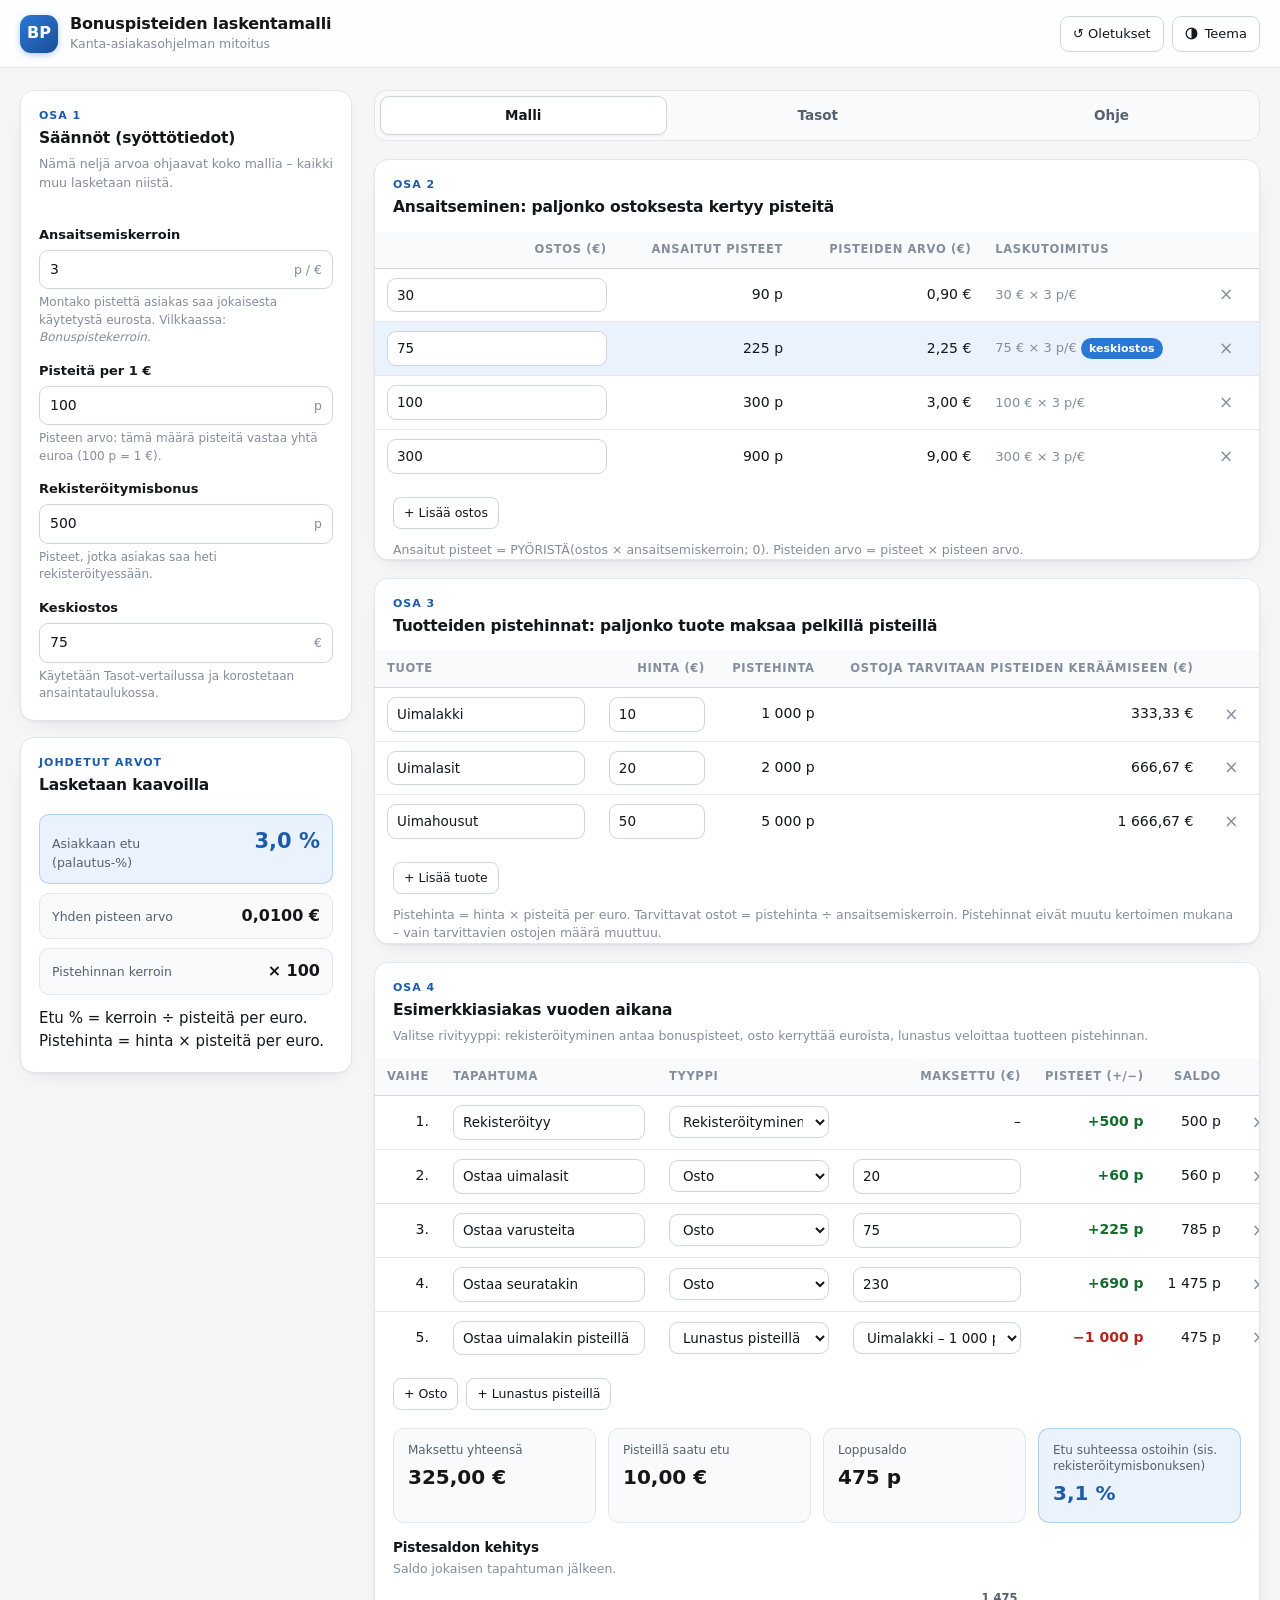
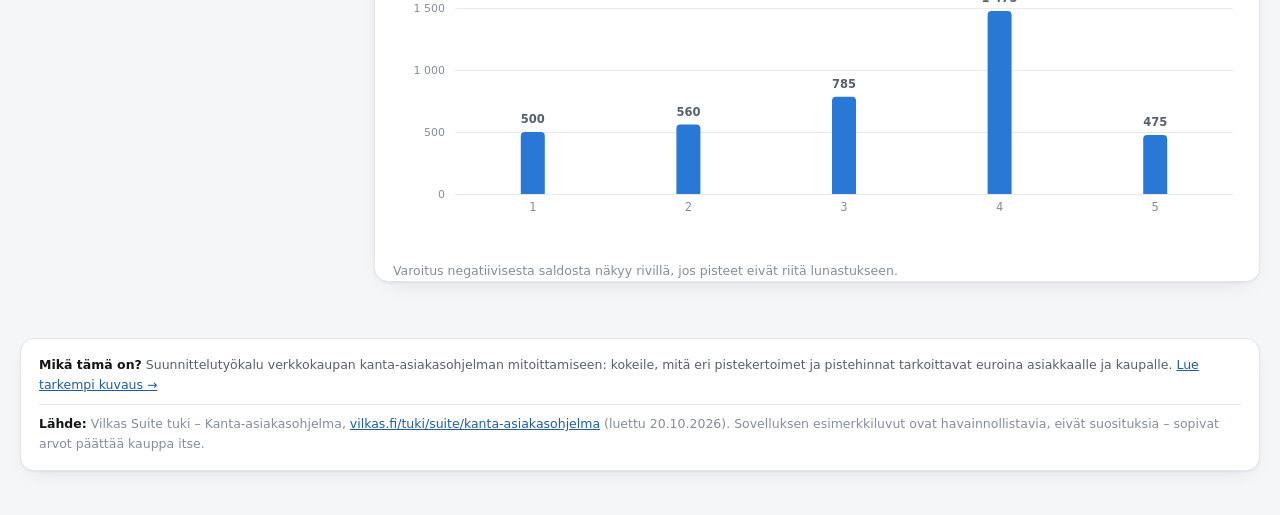
<file: index.html>
<!DOCTYPE html>
<html lang="fi" data-theme="">
<head>
<meta charset="utf-8">
<meta name="viewport" content="width=device-width, initial-scale=1">
<title>Bonuspisteiden laskentamalli</title>
<meta name="description" content="Interaktiivinen laskentamalli verkkokaupan bonuspisteohjelmalle: ansaitsemiskerroin, pisteen arvo, tuotteiden pistehinnat, tasot ja esimerkkiasiakas.">
<link rel="icon" href="data:image/svg+xml,<svg xmlns='http://www.w3.org/2000/svg' viewBox='0 0 64 64'><defs><linearGradient id='g' x1='0' y1='0' x2='1' y2='1'><stop offset='0' stop-color='%232a78d6'/><stop offset='1' stop-color='%231b4f96'/></linearGradient></defs><rect width='64' height='64' rx='16' fill='url(%23g)'/><text x='32' y='33' text-anchor='middle' dominant-baseline='central' font-family='system-ui,-apple-system,Arial,sans-serif' font-weight='700' font-size='30' fill='%23fff'>BP</text></svg>">
<style>
/* ---------- tokens ---------- */
:root{
  color-scheme: light;
  --page:#f4f6f8;      --surface:#ffffff;   --surface-2:#f8fafc;
  --border:#e2e6ec;    --border-strong:#cfd5de;
  --ink:#14161a;       --ink-2:#56606e;     --ink-3:#848d9b;
  --accent:#2a78d6;    --accent-ink:#1c5cab; --accent-wash:#eaf2fd;
  --series-1:#2a78d6;  --grid:#e6eaf0;
  --pos:#146c2e;       --neg:#b3261e;
  --shadow:0 1px 2px rgba(16,24,40,.05), 0 8px 24px -12px rgba(16,24,40,.14);
  --radius:14px;
}
@media (prefers-color-scheme: dark){
  :root:not([data-theme="light"]){
    color-scheme: dark;
    --page:#101316;    --surface:#191d22;   --surface-2:#1f242a;
    --border:#2b313a;  --border-strong:#3a424d;
    --ink:#eef1f5;     --ink-2:#a7b1c0;     --ink-3:#78828f;
    --accent:#3987e5;  --accent-ink:#86b6ef; --accent-wash:#152435;
    --series-1:#3987e5; --grid:#262c34;
    --pos:#7fd79b;     --neg:#f08d86;
    --shadow:0 1px 2px rgba(0,0,0,.4), 0 10px 28px -14px rgba(0,0,0,.7);
  }
}
:root[data-theme="dark"]{
  color-scheme: dark;
  --page:#101316;    --surface:#191d22;   --surface-2:#1f242a;
  --border:#2b313a;  --border-strong:#3a424d;
  --ink:#eef1f5;     --ink-2:#a7b1c0;     --ink-3:#78828f;
  --accent:#3987e5;  --accent-ink:#86b6ef; --accent-wash:#152435;
  --series-1:#3987e5; --grid:#262c34;
  --pos:#7fd79b;     --neg:#f08d86;
  --shadow:0 1px 2px rgba(0,0,0,.4), 0 10px 28px -14px rgba(0,0,0,.7);
}

*,*::before,*::after{box-sizing:border-box}
html{-webkit-text-size-adjust:100%}
body{
  margin:0; background:var(--page); color:var(--ink);
  font-family:system-ui,-apple-system,"Segoe UI",Roboto,"Inter","Helvetica Neue",Arial,sans-serif;
  font-size:15px; line-height:1.55; -webkit-font-smoothing:antialiased;
}
h1,h2,h3{margin:0; line-height:1.25; letter-spacing:-.01em}
p{margin:0}
a{color:var(--accent-ink)}
button{font:inherit; color:inherit}

/* ---------- shell ---------- */
.topbar{
  position:sticky; top:0; z-index:40;
  background:color-mix(in srgb, var(--surface) 88%, transparent);
  backdrop-filter:saturate(180%) blur(12px);
  border-bottom:1px solid var(--border);
}
.topbar-in{
  max-width:1360px; margin:0 auto; padding:14px 20px;
  display:flex; align-items:center; gap:16px; flex-wrap:wrap;
}
.brand{display:flex; align-items:center; gap:12px; min-width:0}
.brand-mark{
  width:38px; height:38px; flex:none; border-radius:11px;
  background:linear-gradient(140deg,var(--accent),#1b4f96);
  display:grid; place-items:center; color:#fff; font-weight:700; font-size:16px;
  box-shadow:0 2px 8px -2px rgba(42,120,214,.6);
}
.brand h1{font-size:16px; font-weight:650}
.brand .sub{font-size:12.5px; color:var(--ink-3)}
.topbar-actions{margin-left:auto; display:flex; gap:8px; flex-wrap:wrap}
.btn{
  display:inline-flex; align-items:center; gap:7px;
  background:var(--surface); border:1px solid var(--border-strong);
  border-radius:9px; padding:7px 12px; font-size:13px; font-weight:500;
  cursor:pointer; transition:background .15s, border-color .15s, transform .08s;
}
.btn:hover{background:var(--surface-2); border-color:var(--accent)}
.btn:active{transform:translateY(1px)}
.btn-primary{background:var(--accent); border-color:var(--accent); color:#fff}
.btn-primary:hover{background:var(--accent-ink); border-color:var(--accent-ink)}
.btn-sm{padding:5px 10px; font-size:12.5px; border-radius:8px}
.btn:focus-visible,input:focus-visible,select:focus-visible,.tab:focus-visible{
  outline:2px solid var(--accent); outline-offset:2px;
}

.layout{
  max-width:1360px; margin:0 auto; padding:22px 20px 56px;
  display:grid; grid-template-columns:332px minmax(0,1fr); gap:22px; align-items:start;
}
@media (max-width:1040px){ .layout{grid-template-columns:minmax(0,1fr)} }

.card{
  background:var(--surface); border:1px solid var(--border);
  border-radius:var(--radius); box-shadow:var(--shadow);
}
.sidebar{position:sticky; top:90px; display:flex; flex-direction:column; gap:16px}
@media (max-width:1040px){ .sidebar{position:static} }
.card-head{padding:16px 18px 14px}
.card-head + .card-body{padding-top:4px}
.card-body{padding:16px 18px 18px}
.eyebrow{
  font-size:11px; font-weight:650; letter-spacing:.09em; text-transform:uppercase;
  color:var(--accent-ink);
}
.card-head h2{font-size:15.5px; font-weight:650; margin-top:5px}
.card-head .hint{font-size:12.5px; color:var(--ink-3); margin-top:5px}

/* ---------- inputs ---------- */
.field{margin-top:14px}
.field > label{display:block; font-size:13px; font-weight:550; margin-bottom:5px}
.field .desc{font-size:12px; color:var(--ink-3); margin-top:5px; line-height:1.45}
.input-wrap{position:relative; display:flex; align-items:center}
input[type=number],input[type=text],select{
  width:100%; background:var(--surface); color:var(--ink);
  border:1px solid var(--border-strong); border-radius:9px;
  padding:8px 10px; font:inherit; font-size:14px; font-weight:500; min-width:0;
  transition:border-color .15s;
}
input[type=number]{font-variant-numeric:tabular-nums}
input[type=number]:hover,input[type=text]:hover,select:hover{border-color:var(--accent)}
.input-wrap .unit{
  position:absolute; right:11px; font-size:12.5px; color:var(--ink-3);
  pointer-events:none; font-weight:500;
}
.input-wrap.has-unit input{padding-right:46px}
input[type=number]::-webkit-outer-spin-button,
input[type=number]::-webkit-inner-spin-button{-webkit-appearance:none; margin:0}
input[type=number]{-moz-appearance:textfield}

/* ---------- derived strip ---------- */
.derived{display:grid; gap:9px}
.derived-item{
  display:flex; align-items:baseline; justify-content:space-between; gap:10px;
  padding:10px 12px; background:var(--surface-2);
  border:1px solid var(--border); border-radius:10px;
}
.derived-item .k{font-size:12.5px; color:var(--ink-2)}
.derived-item .v{font-size:16px; font-weight:650; font-variant-numeric:tabular-nums}
.derived-item.hero{background:var(--accent-wash); border-color:color-mix(in srgb,var(--accent) 28%, transparent)}
.derived-item.hero .v{color:var(--accent-ink); font-size:21px}

/* ---------- tabs ---------- */
.tabs{display:flex; gap:6px; padding:5px; background:var(--surface-2);
  border:1px solid var(--border); border-radius:12px; margin-bottom:18px; flex-wrap:wrap}
.tab{
  flex:1 1 auto; min-width:104px; text-align:center; background:transparent;
  border:1px solid transparent; border-radius:9px; padding:8px 14px;
  font-size:13.5px; font-weight:550; color:var(--ink-2); cursor:pointer;
}
.tab:hover{color:var(--ink)}
.tab[aria-selected="true"]{background:var(--surface); color:var(--ink);
  border-color:var(--border-strong); box-shadow:0 1px 2px rgba(16,24,40,.06)}
.panel[hidden]{display:none}
.stack{display:flex; flex-direction:column; gap:18px}

/* ---------- tables ---------- */
.table-scroll{overflow-x:auto; -webkit-overflow-scrolling:touch}
table{width:100%; border-collapse:collapse; font-size:14px; min-width:520px}
th,td{padding:9px 12px; text-align:left; border-bottom:1px solid var(--border); vertical-align:middle}
thead th{
  font-size:11.5px; font-weight:650; letter-spacing:.055em; text-transform:uppercase;
  color:var(--ink-3); border-bottom:1px solid var(--border-strong); white-space:nowrap;
  background:var(--surface-2);
}
tbody tr:last-child td{border-bottom:0}
tbody tr:hover{background:var(--surface-2)}
td.num,th.num{text-align:right; font-variant-numeric:tabular-nums}
td.calc{color:var(--ink-3); font-size:13px; white-space:nowrap}
@keyframes rowIn{ from{background:var(--accent-wash)} to{background:transparent} }
tr.row-new{animation:rowIn 1.4s ease-out}
@media (prefers-reduced-motion: reduce){ tr.row-new{animation:none} }
tr.is-avg{background:var(--accent-wash)}
tr.is-avg:hover{background:var(--accent-wash)}
.badge{
  display:inline-block; padding:2px 8px; border-radius:999px; font-size:11px;
  font-weight:600; background:var(--accent); color:#fff; white-space:nowrap;
}
.badge.ghost{background:var(--surface-2); color:var(--ink-2); font-weight:550;
  border:1px solid var(--border-strong)}
.derived-cell{font-weight:600}
.pos{color:var(--pos); font-weight:600}
.neg{color:var(--neg); font-weight:600}
.cell-sm{width:120px}
.cell-xs{width:96px}
.cell-wide{min-width:184px}
.cell-type{min-width:172px}
.cell-event{min-width:216px}
.cell-mult{width:136px; white-space:nowrap}
td input[type=number],td input[type=text],td select{padding:6px 9px; font-size:13.5px}
.row-del{
  width:28px; height:28px; display:grid; place-items:center; padding:0;
  border-radius:8px; border:1px solid transparent; background:transparent;
  color:var(--ink-3); cursor:pointer; font-size:17px; line-height:1;
}
.row-del:hover{background:color-mix(in srgb,var(--neg) 14%, transparent); color:var(--neg); border-color:color-mix(in srgb,var(--neg) 34%, transparent)}
.row-del[disabled]{opacity:.28; cursor:not-allowed}
tfoot td{border-top:1px solid var(--border-strong); font-weight:600; background:var(--surface-2)}
.table-actions{display:flex; gap:8px; flex-wrap:wrap; padding:14px 18px 0}
.note{
  font-size:12.5px; color:var(--ink-3); padding:12px 18px 0; line-height:1.5;
}

/* ---------- totals ---------- */
.totals{display:grid; grid-template-columns:repeat(auto-fit,minmax(176px,1fr)); gap:12px; padding:18px 18px 0}
.total{padding:13px 14px; border:1px solid var(--border); border-radius:11px; background:var(--surface-2)}
.total .k{font-size:12px; color:var(--ink-2); display:block; line-height:1.35}
.total .v{font-size:20px; font-weight:650; font-variant-numeric:tabular-nums; display:block; margin-top:4px}
.total.accent{background:var(--accent-wash); border-color:color-mix(in srgb,var(--accent) 28%, transparent)}
.total.accent .v{color:var(--accent-ink)}

/* ---------- chart ---------- */
.chart-wrap{position:relative; padding:4px 18px 18px}
.chart-wrap svg{display:block; width:100%; height:auto; overflow:visible}
.chart-title{font-size:13.5px; font-weight:600; padding:16px 18px 0}
.chart-sub{font-size:12.5px; color:var(--ink-3); padding:3px 18px 0}
.tip{
  position:absolute; pointer-events:none; opacity:0; transform:translate(-50%,-110%);
  background:var(--ink); color:var(--page); padding:7px 10px; border-radius:8px;
  font-size:12.5px; line-height:1.4; white-space:nowrap; z-index:5;
  transition:opacity .12s; box-shadow:0 6px 18px -6px rgba(0,0,0,.5);
}
.tip strong{font-weight:650}
.tip[data-show="1"]{opacity:1}

/* ---------- ohje ---------- */
.rules{display:grid; gap:12px; padding:2px 18px 0}
.rule{display:flex; gap:13px; padding:14px; border:1px solid var(--border); border-radius:11px; background:var(--surface-2)}
.rule .n{
  flex:none; width:27px; height:27px; border-radius:8px; background:var(--accent); color:#fff;
  display:grid; place-items:center; font-weight:650; font-size:13px;
}
.rule h3{font-size:14px; font-weight:650}
.rule p{font-size:13.5px; color:var(--ink-2); margin-top:3px}
.deflist{display:grid; gap:0; padding:8px 18px 0}
.deflist > div{display:grid; grid-template-columns:200px minmax(0,1fr); gap:16px; padding:11px 0; border-bottom:1px solid var(--border)}
.deflist > div:last-child{border-bottom:0}
.deflist dt{font-weight:600; font-size:13.5px}
.deflist dd{margin:0; font-size:13.5px; color:var(--ink-2)}
@media (max-width:620px){ .deflist > div{grid-template-columns:minmax(0,1fr); gap:3px} }
code,.mono{
  font-family:ui-monospace,SFMono-Regular,Menlo,Consolas,"Liberation Mono",monospace;
  font-size:12.5px; background:var(--surface-2); border:1px solid var(--border);
  padding:1.5px 6px; border-radius:6px;
}

footer{
  max-width:1360px; margin:0 auto; padding:0 20px 44px;
  font-size:12.5px; color:var(--ink-3); line-height:1.6;
}
footer .card-body{padding:16px 18px}
footer .foot-lead{color:var(--ink-2); margin-bottom:9px; padding-bottom:9px; border-bottom:1px solid var(--border)}
footer strong{color:var(--ink)}
.sr-only{position:absolute; width:1px; height:1px; padding:0; margin:-1px; overflow:hidden; clip:rect(0,0,0,0); white-space:nowrap; border:0}
@media print{ .topbar-actions,.table-actions,.row-del{display:none} .sidebar{position:static} }
</style>
</head>
<body>

<div class="topbar">
  <div class="topbar-in">
    <div class="brand">
      <div class="brand-mark">BP</div>
      <div>
        <h1>Bonuspisteiden laskentamalli</h1>
        <div class="sub">Kanta-asiakasohjelman mitoitus</div>
      </div>
    </div>
    <div class="topbar-actions">
      <button class="btn" id="btn-reset" type="button" title="Palauta kaikki arvot mallin oletuksiin">&#8634; Oletukset</button>
      <button class="btn" id="btn-theme" type="button" aria-label="Vaihda vaalean ja tumman teeman välillä"><svg width="13" height="13" viewBox="0 0 16 16" aria-hidden="true"><circle cx="8" cy="8" r="6.6" fill="none" stroke="currentColor" stroke-width="1.5"/><path d="M8 1.4A6.6 6.6 0 0 1 8 14.6Z" fill="currentColor"/></svg> Teema</button>
    </div>
  </div>
</div>

<main class="layout">

  <!-- ============ SIVUPALKKI: syöttötiedot + johdetut arvot ============ -->
  <aside class="sidebar">
    <section class="card">
      <div class="card-head">
        <div class="eyebrow">Osa 1</div>
        <h2>Säännöt (syöttötiedot)</h2>
        <p class="hint">Nämä neljä arvoa ohjaavat koko mallia &ndash; kaikki muu lasketaan niistä.</p>
      </div>
      <div class="card-body">
        <div class="field">
          <label for="in-multiplier">Ansaitsemiskerroin</label>
          <div class="input-wrap has-unit">
            <input type="number" id="in-multiplier" min="0" step="0.1" value="3">
            <span class="unit">p / &euro;</span>
          </div>
          <p class="desc">Montako pistettä asiakas saa jokaisesta käytetystä eurosta. Vilkkaassa: <em>Bonuspistekerroin</em>.</p>
        </div>
        <div class="field">
          <label for="in-ppe">Pisteitä per 1 &euro;</label>
          <div class="input-wrap has-unit">
            <input type="number" id="in-ppe" min="1" step="1" value="100">
            <span class="unit">p</span>
          </div>
          <p class="desc">Pisteen arvo: tämä määrä pisteitä vastaa yhtä euroa (100&nbsp;p&nbsp;=&nbsp;1&nbsp;&euro;).</p>
        </div>
        <div class="field">
          <label for="in-signup">Rekisteröitymisbonus</label>
          <div class="input-wrap has-unit">
            <input type="number" id="in-signup" min="0" step="10" value="500">
            <span class="unit">p</span>
          </div>
          <p class="desc">Pisteet, jotka asiakas saa heti rekisteröityessään.</p>
        </div>
        <div class="field">
          <label for="in-avg">Keskiostos</label>
          <div class="input-wrap has-unit">
            <input type="number" id="in-avg" min="0" step="5" value="75">
            <span class="unit">&euro;</span>
          </div>
          <p class="desc">Käytetään Tasot-vertailussa ja korostetaan ansaintataulukossa.</p>
        </div>
      </div>
    </section>

    <section class="card">
      <div class="card-head">
        <div class="eyebrow">Johdetut arvot</div>
        <h2>Lasketaan kaavoilla</h2>
      </div>
      <div class="card-body">
        <div class="derived">
          <div class="derived-item hero">
            <span class="k">Asiakkaan etu<br>(palautus-%)</span>
            <span class="v" id="d-benefit">3,0&nbsp;%</span>
          </div>
          <div class="derived-item">
            <span class="k">Yhden pisteen arvo</span>
            <span class="v" id="d-pointvalue">0,0100&nbsp;&euro;</span>
          </div>
          <div class="derived-item">
            <span class="k">Pistehinnan kerroin</span>
            <span class="v" id="d-factor">&times;&nbsp;100</span>
          </div>
        </div>
        <p class="desc" style="margin-top:12px">Etu&nbsp;% = kerroin &divide; pisteitä per euro. Pistehinta = hinta &times; pisteitä per euro.</p>
      </div>
    </section>
  </aside>

  <!-- ============ SISÄLTÖ ============ -->
  <div>
    <div class="tabs" role="tablist" aria-label="Välilehdet">
      <button class="tab" role="tab" id="tab-malli" aria-controls="panel-malli" aria-selected="true">Malli</button>
      <button class="tab" role="tab" id="tab-tasot" aria-controls="panel-tasot" aria-selected="false">Tasot</button>
      <button class="tab" role="tab" id="tab-ohje" aria-controls="panel-ohje" aria-selected="false">Ohje</button>
    </div>

    <!-- ---------- MALLI ---------- -->
    <div class="panel stack" id="panel-malli" role="tabpanel" aria-labelledby="tab-malli">

      <section class="card">
        <div class="card-head">
          <div class="eyebrow">Osa 2</div>
          <h2>Ansaitseminen: paljonko ostoksesta kertyy pisteitä</h2>
        </div>
        <div class="table-scroll">
          <table>
            <thead>
              <tr>
                <th class="num">Ostos (&euro;)</th>
                <th class="num">Ansaitut pisteet</th>
                <th class="num">Pisteiden arvo (&euro;)</th>
                <th>Laskutoimitus</th>
                <th><span class="sr-only">Poista</span></th>
              </tr>
            </thead>
            <tbody id="tb-earn"></tbody>
          </table>
        </div>
        <div class="table-actions"><button class="btn btn-sm" type="button" data-add="earn">+ Lisää ostos</button></div>
        <p class="note">Ansaitut pisteet = PYÖRISTÄ(ostos &times; ansaitsemiskerroin; 0). Pisteiden arvo = pisteet &times; pisteen arvo.</p>
      </section>

      <section class="card">
        <div class="card-head">
          <div class="eyebrow">Osa 3</div>
          <h2>Tuotteiden pistehinnat: paljonko tuote maksaa pelkillä pisteillä</h2>
        </div>
        <div class="table-scroll">
          <table>
            <thead>
              <tr>
                <th>Tuote</th>
                <th class="num">Hinta (&euro;)</th>
                <th class="num">Pistehinta</th>
                <th class="num">Ostoja tarvitaan pisteiden keräämiseen (&euro;)</th>
                <th><span class="sr-only">Poista</span></th>
              </tr>
            </thead>
            <tbody id="tb-prod"></tbody>
          </table>
        </div>
        <div class="table-actions"><button class="btn btn-sm" type="button" data-add="prod">+ Lisää tuote</button></div>
        <p class="note">Pistehinta = hinta &times; pisteitä per euro. Tarvittavat ostot = pistehinta &divide; ansaitsemiskerroin. Pistehinnat eivät muutu kertoimen mukana &ndash; vain tarvittavien ostojen määrä muuttuu.</p>
      </section>

      <section class="card">
        <div class="card-head">
          <div class="eyebrow">Osa 4</div>
          <h2>Esimerkkiasiakas vuoden aikana</h2>
          <p class="hint">Valitse rivityyppi: rekisteröityminen antaa bonuspisteet, osto kerryttää euroista, lunastus veloittaa tuotteen pistehinnan.</p>
        </div>
        <div class="table-scroll">
          <table>
            <thead>
              <tr>
                <th class="cell-xs">Vaihe</th>
                <th>Tapahtuma</th>
                <th>Tyyppi</th>
                <th class="num">Maksettu (&euro;)</th>
                <th class="num">Pisteet (+/&minus;)</th>
                <th class="num">Saldo</th>
                <th><span class="sr-only">Poista</span></th>
              </tr>
            </thead>
            <tbody id="tb-time"></tbody>
          </table>
        </div>
        <div class="table-actions">
          <button class="btn btn-sm" type="button" data-add="buy">+ Osto</button>
          <button class="btn btn-sm" type="button" data-add="redeem">+ Lunastus pisteillä</button>
        </div>
        <div class="totals">
          <div class="total"><span class="k">Maksettu yhteensä</span><span class="v" id="t-paid">325,00&nbsp;&euro;</span></div>
          <div class="total"><span class="k">Pisteillä saatu etu</span><span class="v" id="t-gain">10,00&nbsp;&euro;</span></div>
          <div class="total"><span class="k">Loppusaldo</span><span class="v" id="t-balance">475&nbsp;p</span></div>
          <div class="total accent"><span class="k">Etu suhteessa ostoihin (sis. rekisteröitymisbonuksen)</span><span class="v" id="t-benefit">3,1&nbsp;%</span></div>
        </div>
        <h3 class="chart-title">Pistesaldon kehitys</h3>
        <p class="chart-sub">Saldo jokaisen tapahtuman jälkeen.</p>
        <div class="chart-wrap">
          <svg id="chart-balance" role="img" aria-label="Pylväskaavio pistesaldon kehityksestä tapahtumittain"></svg>
          <div class="tip" id="tip-balance"></div>
        </div>
        <p class="note">Varoitus negatiivisesta saldosta näkyy rivillä, jos pisteet eivät riitä lunastukseen.</p>
      </section>
    </div>

    <!-- ---------- TASOT ---------- -->
    <div class="panel stack" id="panel-tasot" role="tabpanel" aria-labelledby="tab-tasot" hidden>
      <section class="card">
        <div class="card-head">
          <div class="eyebrow">Seuraavat tasot</div>
          <h2>Vain ansaitsemiskerroin muuttuu</h2>
          <p class="hint">Pisteen arvo ja tuotteiden pistehinnat pysyvät samoina kaikilla tasoilla, joten tuotteita ei tarvitse hinnoitella uudelleen.</p>
        </div>
        <div class="card-body">
          <div style="display:grid; grid-template-columns:repeat(auto-fit,minmax(200px,1fr)); gap:14px">
            <div class="field" style="margin-top:0">
              <label for="in-exprice">Esimerkkituotteen hinta</label>
              <div class="input-wrap has-unit">
                <input type="number" id="in-exprice" min="0" step="1" value="50">
                <span class="unit">&euro;</span>
              </div>
            </div>
            <div class="derived-item" style="align-self:end">
              <span class="k">Esimerkkituotteen pistehinta</span>
              <span class="v" id="d-exPoints">5&nbsp;000&nbsp;p</span>
            </div>
          </div>
        </div>
        <div class="table-scroll">
          <table>
            <thead>
              <tr>
                <th>Taso</th>
                <th class="num">Kerroin (p/&euro;)</th>
                <th class="num">Etu (%)</th>
                <th class="num">Keskiostos <span id="th-avg">75&nbsp;&euro;</span> kerryttää</th>
                <th class="num">Esimerkkituote saavutetaan ostoilla (&euro;)</th>
                <th><span class="sr-only">Poista</span></th>
              </tr>
            </thead>
            <tbody id="tb-tier"></tbody>
          </table>
        </div>
        <div class="table-actions"><button class="btn btn-sm" type="button" data-add="tier">+ Lisää taso</button></div>
        <p class="note">Taso&nbsp;1 seuraa Malli-välilehden ansaitsemiskerrointa, joten sitä ei muuteta täällä. Muiden tasojen kertoimia voi muuttaa vapaasti.<br>Yleiskaava: etu-% = kerroin &divide; pisteitä per euro. Tarvittavat ostot = pistehinta &divide; kerroin.</p>
        <h3 class="chart-title">Asiakkaan etu tasoittain</h3>
        <p class="chart-sub">Palautusprosentti ostojen arvosta.</p>
        <div class="chart-wrap">
          <svg id="chart-tiers" role="img" aria-label="Pylväskaavio asiakkaan edusta tasoittain"></svg>
          <div class="tip" id="tip-tiers"></div>
        </div>
      </section>
    </div>

    <!-- ---------- OHJE ---------- -->
    <div class="panel stack" id="panel-ohje" role="tabpanel" aria-labelledby="tab-ohje" hidden>
      <section class="card">
        <div class="card-head">
          <div class="eyebrow">Ohje</div>
          <h2>Kolme sääntöä</h2>
        </div>
        <div class="rules">
          <div class="rule"><div class="n">1</div><div>
            <h3>Ansaitseminen</h3>
            <p>Asiakas saa jokaisesta käytetystä eurosta kertoimen verran pisteitä (esimerkissä 1&nbsp;&euro;&nbsp;=&nbsp;<span id="r-mult">3</span>&nbsp;p).</p>
          </div></div>
          <div class="rule"><div class="n">2</div><div>
            <h3>Pisteen arvo</h3>
            <p><span id="r-ppe">100</span> pistettä vastaa yhtä euroa. Pisteen arvo = 1&nbsp;&euro; &divide; <span id="r-ppe2">100</span> = <span id="r-pv">0,0100</span>&nbsp;&euro;.</p>
          </div></div>
          <div class="rule"><div class="n">3</div><div>
            <h3>Pistehinta</h3>
            <p>Tuotteen pistehinta = euromääräinen hinta &times; <span id="r-factor">100</span>. Näin asiakas saa takaisin <span id="r-benefit">3</span>&nbsp;% ostojensa arvosta.</p>
          </div></div>
        </div>
        <div class="card-head" style="padding-top:22px"><h2>Miten Vilkas laskee</h2></div>
        <dl class="deflist">
          <div><dt>Ansaitut pisteet</dt><dd>Lasketaan aina euroista: ostos &times; bonuspistekerroin (&times; tason kerroin tai kampanjakerroin).</dd></div>
          <div><dt>Pistehinta</dt><dd>Syötetään tuotekohtaisesti välilehdelle Bonuspistehinta (&rdquo;Voi ostaa pisteillä&rdquo;). Järjestelmä ei johda sitä euroista automaattisesti.</dd></div>
          <div><dt>CSV-kaava</dt><dd><code>bonushinta = PYÖRISTÄ(OVH &times; 100; 0)</code></dd></div>
        </dl>
        <div class="card-head" style="padding-top:22px"><h2>Välilehdet</h2></div>
        <dl class="deflist">
          <div><dt>Malli</dt><dd>Yhden tason esimerkki: säännöt, ansaitseminen, pistehinnat ja esimerkkiasiakas.</dd></div>
          <div><dt>Tasot</dt><dd>Seuraavat tasot: vain kerroin muuttuu, pistehinnat pysyvät samoina.</dd></div>
        </dl>
        <p class="note" style="padding-bottom:18px">Syöttämäsi arvot tallentuvat vain tämän selaimen muistiin. Mitään ei lähetetä palvelimelle eikä jaeta eteenpäin.</p>
      </section>
    </div>
  </div>
</main>

<footer>
  <div class="card"><div class="card-body">
    <p class="foot-lead">
      <strong>Mikä tämä on?</strong> Suunnittelutyökalu verkkokaupan kanta-asiakasohjelman
      mitoittamiseen: kokeile, mitä eri pistekertoimet ja pistehinnat tarkoittavat euroina
      asiakkaalle ja kaupalle. <a href="./help.html">Lue tarkempi kuvaus &rarr;</a>
    </p>
    <p>
      <strong>Lähde:</strong> Vilkas Suite tuki &ndash; Kanta-asiakasohjelma,
      <a href="https://www.vilkas.fi/tuki/suite/kanta-asiakasohjelma" target="_blank" rel="noopener">vilkas.fi/tuki/suite/kanta-asiakasohjelma</a>
      (luettu 20.10.2026). Sovelluksen esimerkkiluvut ovat havainnollistavia, eivät suosituksia &ndash; sopivat arvot päättää kauppa itse.
    </p>
  </div></div>
</footer>
<script>
(function(){
"use strict";

/* ===================== apurit ===================== */
var $ = function(id){ return document.getElementById(id); };
function el(tag, attrs){
  var n = document.createElement(tag), k;
  if (attrs) for (k in attrs){
    if (k === 'class') n.className = attrs[k];
    else if (k === 'text') n.textContent = attrs[k];
    else if (k === 'html') n.innerHTML = attrs[k];
    else n.setAttribute(k, attrs[k]);
  }
  for (var i = 2; i < arguments.length; i++){
    var c = arguments[i];
    if (c == null) continue;
    n.appendChild(typeof c === 'string' ? document.createTextNode(c) : c);
  }
  return n;
}
function nf(min, max){ return new Intl.NumberFormat('fi-FI', {minimumFractionDigits:min, maximumFractionDigits:max}); }
var F0 = nf(0,0), F2 = nf(2,2), F1 = nf(1,1), F4 = nf(4,4);
function fmtEur(v){ return F2.format(v) + ' €'; }
function fmtPts(v){ return F0.format(v) + ' p'; }
function fmtPtsSigned(v){ return (v > 0 ? '+' : '') + F0.format(v) + ' p'; }
function fmtPct(v){ return F1.format(v * 100) + ' %'; }
function num(v){ var n = parseFloat(v); return isFinite(n) ? n : 0; }
/* Excelin PYÖRISTÄ: puolikkaat nollasta poispäin */
function xround(v, d){
  var f = Math.pow(10, d || 0);
  return (v < 0 ? -1 : 1) * Math.round(Math.abs(v) * f) / f;
}

/* ===================== tila ===================== */
var STORE = 'bonuspisteet-malli-v1';
var uid = 0;
function nextId(){ return 'p' + (++uid); }

function defaults(){
  var a = nextId(), b = nextId(), c = nextId();
  return {
    multiplier: 3, ppe: 100, signup: 500, avgOrder: 75, examplePrice: 50,
    earn: [30, 75, 100, 300],
    products: [
      {id:a, name:'Uimalakki', price:10},
      {id:b, name:'Uimalasit', price:20},
      {id:c, name:'Uimahousut', price:50}
    ],
    timeline: [
      {type:'signup', label:'Rekisteröityy'},
      {type:'buy',    label:'Ostaa uimalasit',  amount:20},
      {type:'buy',    label:'Ostaa varusteita', amount:75},
      {type:'buy',    label:'Ostaa seuratakin', amount:230},
      {type:'redeem', label:'Ostaa uimalakin pisteillä', productId:a}
    ],
    tiers: [
      {name:'Taso 1', linked:true, multiplier:3},
      {name:'Taso 2', linked:false, multiplier:4},
      {name:'Taso 3', linked:false, multiplier:5}
    ]
  };
}
var state = defaults();

function save(){
  try { localStorage.setItem(STORE, JSON.stringify(state)); } catch(e){}
}
function load(){
  try {
    var raw = localStorage.getItem(STORE);
    if (!raw) return;
    var s = JSON.parse(raw);
    if (!s || !s.products || !s.timeline || !s.tiers || !s.earn) return;
    state = s;
    state.products.forEach(function(p){
      var n = parseInt(String(p.id).replace(/\D/g,''), 10);
      if (isFinite(n) && n > uid) uid = n;
    });
  } catch(e){}
}

/* ===================== laskenta ===================== */
function pointValue(){ return state.ppe > 0 ? 1 / state.ppe : 0; }
function benefit(){ return state.multiplier * pointValue(); }
function pointPrice(price){ return xround(price * state.ppe, 0); }
function earnedPoints(eur, mult){ return xround(eur * (mult === undefined ? state.multiplier : mult), 0); }
function productById(id){
  for (var i = 0; i < state.products.length; i++) if (state.products[i].id === id) return state.products[i];
  return null;
}

/* Rakentaa esimerkkiasiakkaan rivit laskettuine arvoineen. */
function timelineRows(){
  var bal = 0, out = [];
  state.timeline.forEach(function(r, i){
    var paid = 0, pts = 0, prod = null;
    if (r.type === 'signup'){ pts = state.signup; }
    else if (r.type === 'buy'){ paid = num(r.amount); pts = earnedPoints(paid); }
    else { prod = productById(r.productId); pts = prod ? -pointPrice(prod.price) : 0; }
    bal += pts;
    out.push({ i:i, row:r, paid:paid, pts:pts, balance:bal, product:prod, short:(bal < 0) });
  });
  return out;
}
function totals(rows){
  var paid = 0, gain = 0, bal = rows.length ? rows[rows.length-1].balance : 0;
  rows.forEach(function(r){
    paid += r.paid;
    if (r.row.type === 'redeem' && r.product) gain += r.product.price;
  });
  return { paid:paid, gain:gain, balance:bal, benefit: paid === 0 ? 0 : gain / paid };
}

/* ===================== taulukko: ansaitseminen ===================== */
function delBtn(onClick, disabled){
  var b = el('button', {class:'row-del', type:'button', title:'Poista rivi', 'aria-label':'Poista rivi', html:'&times;'});
  if (disabled) b.disabled = true; else b.addEventListener('click', onClick);
  return b;
}
function numInput(value, step, onInput, cls){
  var i = el('input', {type:'number', class:cls || '', step:step || 'any', min:'0'});
  i.value = value;
  i.addEventListener('input', function(){ onInput(num(i.value)); });
  return i;
}

var refs = { earn:[], prod:[], time:[], tier:[] };

function renderEarn(){
  var tb = $('tb-earn'); tb.innerHTML = ''; refs.earn = [];
  state.earn.forEach(function(v, i){
    var cPts = el('td', {class:'num'}), cWorth = el('td', {class:'num'}), cCalc = el('td', {class:'calc'});
    var tdIn = el('td', {class:'num'});
    tdIn.appendChild(numInput(v, '5', function(nv){ state.earn[i] = nv; onChange(); }));
    var tr = el('tr', null, tdIn, cPts, cWorth, cCalc,
      el('td', null, delBtn(function(){ state.earn.splice(i,1); renderEarn(); onChange(); }, state.earn.length <= 1)));
    tb.appendChild(tr);
    refs.earn.push({tr:tr, pts:cPts, worth:cWorth, calc:cCalc});
  });
}
function refreshEarn(){
  var pv = pointValue();
  state.earn.forEach(function(v, i){
    var r = refs.earn[i]; if (!r) return;
    var p = earnedPoints(v);
    r.pts.textContent = fmtPts(p);
    r.worth.textContent = fmtEur(p * pv);
    r.calc.textContent = F0.format(v) + ' € × ' + F0.format(state.multiplier) + ' p/€';
    var isAvg = Math.abs(v - state.avgOrder) < 1e-9;
    r.tr.className = isAvg ? 'is-avg' : '';
    if (isAvg){
      r.calc.appendChild(document.createTextNode(' '));
      r.calc.appendChild(el('span', {class:'badge', text:'keskiostos'}));
    }
  });
}

/* ===================== taulukko: tuotteet ===================== */
function renderProd(){
  var tb = $('tb-prod'); tb.innerHTML = ''; refs.prod = [];
  state.products.forEach(function(p, i){
    var name = el('input', {type:'text'});
    name.value = p.name;
    name.addEventListener('input', function(){ p.name = name.value; onChange(); });
    var price = numInput(p.price, '1', function(nv){ p.price = nv; onChange(); });
    var cPP = el('td', {class:'num'}), cNeed = el('td', {class:'num'});
    var tr = el('tr', null,
      el('td', null, name),
      el('td', {class:'num cell-sm'}, price),
      cPP, cNeed,
      el('td', null, delBtn(function(){
        state.products.splice(i,1);
        var fallback = state.products.length ? state.products[0].id : null;
        state.timeline.forEach(function(r){ if (r.type === 'redeem' && r.productId === p.id) r.productId = fallback; });
        renderProd(); renderTimeline(); onChange();
      }, state.products.length <= 1)));
    tb.appendChild(tr);
    refs.prod.push({pp:cPP, need:cNeed});
  });
}
function refreshProd(){
  state.products.forEach(function(p, i){
    var r = refs.prod[i]; if (!r) return;
    var pp = pointPrice(p.price);
    r.pp.textContent = fmtPts(pp);
    r.need.textContent = state.multiplier > 0 ? fmtEur(pp / state.multiplier) : '–';
  });
}

/* ===================== taulukko: esimerkkiasiakas ===================== */
var TYPES = { signup:'Rekisteröityminen', buy:'Osto', redeem:'Lunastus pisteillä' };

function renderTimeline(){
  var tb = $('tb-time'); tb.innerHTML = ''; refs.time = [];
  state.timeline.forEach(function(r, i){
    var step = el('td', {class:'num', text:String(i+1)+'.'});

    var label = el('input', {type:'text'});
    label.value = r.label || '';
    label.addEventListener('input', function(){ r.label = label.value; save(); });

    var sel = el('select');
    Object.keys(TYPES).forEach(function(k){
      var o = el('option', {value:k, text:TYPES[k]});
      if (k === r.type) o.selected = true;
      sel.appendChild(o);
    });
    sel.style.minWidth = '160px';
    sel.addEventListener('change', function(){
      r.type = sel.value;
      if (r.type === 'buy' && r.amount == null) r.amount = 0;
      if (r.type === 'redeem' && !productById(r.productId)) r.productId = state.products.length ? state.products[0].id : null;
      renderTimeline(); onChange();
    });

    var tdAmount = el('td', {class:'num cell-sm'});
    var prodSel = null;
    if (r.type === 'buy'){
      tdAmount.appendChild(numInput(r.amount, '5', function(nv){ r.amount = nv; onChange(); }));
    } else if (r.type === 'redeem'){
      prodSel = el('select', {'aria-label':'Lunastettava tuote'});
      state.products.forEach(function(p){
        var o = el('option', {value:p.id, text:p.name});
        if (p.id === r.productId) o.selected = true;
        prodSel.appendChild(o);
      });
      prodSel.addEventListener('change', function(){ r.productId = prodSel.value; onChange(); });
      prodSel.style.minWidth = '168px';
      tdAmount.appendChild(prodSel);
      tdAmount.className = 'cell-wide';
    } else {
      tdAmount.textContent = '–';
    }

    var cPts = el('td', {class:'num'}), cBal = el('td', {class:'num'});
    var tr = el('tr', null, step, el('td', {class:'cell-event'}, label), el('td', {class:'cell-type'}, sel), tdAmount, cPts, cBal,
      el('td', null, delBtn(function(){ state.timeline.splice(i,1); renderTimeline(); onChange(); }, state.timeline.length <= 1)));
    tb.appendChild(tr);
    refs.time.push({pts:cPts, bal:cBal, prodSel:prodSel});
  });
}
function refreshTimeline(rows){
  rows.forEach(function(d, i){
    var r = refs.time[i]; if (!r) return;
    r.pts.textContent = fmtPtsSigned(d.pts);
    r.pts.className = 'num ' + (d.pts < 0 ? 'neg' : d.pts > 0 ? 'pos' : '');
    r.bal.textContent = fmtPts(d.balance);
    r.bal.className = 'num' + (d.short ? ' neg' : '');
    r.bal.title = d.short ? 'Pisteet eivät riitä tähän lunastukseen.' : '';
    if (r.prodSel){
      for (var k = 0; k < r.prodSel.options.length; k++){
        var p = state.products[k];
        if (p) r.prodSel.options[k].textContent = p.name + ' – ' + fmtPts(pointPrice(p.price));
      }
    }
  });
}

/* ===================== taulukko: tasot ===================== */
function renderTier(){
  var tb = $('tb-tier'); tb.innerHTML = ''; refs.tier = [];
  state.tiers.forEach(function(t, i){
    var name = el('input', {type:'text'});
    name.value = t.name;
    name.addEventListener('input', function(){ t.name = name.value; onChange(); });

    var tdMult = el('td', {class:'num cell-mult'});
    if (t.linked){
      tdMult.appendChild(el('span', {class:'derived-cell'}));
      tdMult.appendChild(document.createTextNode(' '));
      tdMult.appendChild(el('span', {class:'badge ghost', text:'Malli'}));
    } else {
      tdMult.appendChild(numInput(t.multiplier, '0.5', function(nv){ t.multiplier = nv; onChange(); }));
    }
    var cBen = el('td', {class:'num'}), cEarn = el('td', {class:'num'}), cReach = el('td', {class:'num'});
    var tr = el('tr', null, el('td', null, name), tdMult, cBen, cEarn, cReach,
      el('td', null, delBtn(function(){ state.tiers.splice(i,1); renderTier(); onChange(); }, t.linked || state.tiers.length <= 1)));
    tb.appendChild(tr);
    refs.tier.push({mult:tdMult.firstChild, ben:cBen, earn:cEarn, reach:cReach, linked:t.linked});
  });
}
function tierMult(t){ return t.linked ? state.multiplier : num(t.multiplier); }
function refreshTier(){
  var exPP = pointPrice(state.examplePrice);
  $('d-exPoints').textContent = fmtPts(exPP);
  $('th-avg').textContent = F0.format(state.avgOrder) + ' €';
  state.tiers.forEach(function(t, i){
    var r = refs.tier[i]; if (!r) return;
    var m = tierMult(t);
    if (r.linked && r.mult) r.mult.textContent = F1.format(m) + ' p/€';
    r.ben.textContent = state.ppe > 0 ? fmtPct(m / state.ppe) : '–';
    r.earn.textContent = fmtPts(xround(state.avgOrder * m, 0));
    r.reach.textContent = m > 0 ? fmtEur(exPP / m) : '–';
  });
}

/* ===================== kaaviot ===================== */
var SVGNS = 'http://www.w3.org/2000/svg';
function s(tag, attrs){
  var n = document.createElementNS(SVGNS, tag);
  for (var k in attrs) n.setAttribute(k, attrs[k]);
  return n;
}
function cssVar(name){ return getComputedStyle(document.documentElement).getPropertyValue(name).trim(); }

function niceTicks(lo, hi, count){
  if (hi === lo){ hi = lo + 1; }
  var span = hi - lo, raw = span / (count || 4);
  var mag = Math.pow(10, Math.floor(Math.log10(raw)));
  var n = raw / mag;
  var step = (n <= 1 ? 1 : n <= 2 ? 2 : n <= 2.5 ? 2.5 : n <= 5 ? 5 : 10) * mag;
  var start = Math.floor(lo / step) * step, out = [];
  for (var i = 0; start + i * step <= hi + step * 1e-9; i++) out.push(start + i * step);
  if (out[out.length-1] < hi) out.push(out[out.length-1] + step);
  return out;
}
/* Pyöristetty datapää, suora perustaso. */
function barPath(x, w, yBase, yEnd, r){
  var up = yEnd < yBase;
  r = Math.min(r, w / 2, Math.abs(yEnd - yBase));
  var d = up ? 1 : -1;
  return 'M' + x + ',' + yBase +
    ' L' + x + ',' + (yEnd + r*d) +
    ' Q' + x + ',' + yEnd + ' ' + (x + r) + ',' + yEnd +
    ' L' + (x + w - r) + ',' + yEnd +
    ' Q' + (x + w) + ',' + yEnd + ' ' + (x + w) + ',' + (yEnd + r*d) +
    ' L' + (x + w) + ',' + yBase + ' Z';
}

function drawBars(svgId, tipId, data, opts){
  var svg = $(svgId), tip = $(tipId);
  if (!svg || !data.length) return;
  var W = Math.round(svg.getBoundingClientRect().width);
  if (!W){ svg.dataset.dirty = '1'; return; }
  svg.dataset.dirty = '';
  var H = opts.height || 250;
  var m = {t:26, r:8, b:38, l:opts.left || 58};
  while (svg.firstChild) svg.removeChild(svg.firstChild);
  svg.setAttribute('width', W); svg.setAttribute('height', H);
  svg.setAttribute('viewBox', '0 0 ' + W + ' ' + H);

  var iw = Math.max(40, W - m.l - m.r), ih = H - m.t - m.b;
  var vals = data.map(function(d){ return d.value; });
  var lo = Math.min.apply(null, vals.concat([0])), hi = Math.max.apply(null, vals.concat([0]));
  var ticks = niceTicks(lo, hi, 4);
  var tLo = ticks[0], tHi = ticks[ticks.length-1];
  var y = function(v){ return m.t + ih - ((v - tLo) / (tHi - tLo)) * ih; };

  var ink2 = cssVar('--ink-2'), ink3 = cssVar('--ink-3'), grid = cssVar('--grid'), series = cssVar('--series-1');

  ticks.forEach(function(t){
    svg.appendChild(s('line', {x1:m.l, x2:m.l+iw, y1:y(t), y2:y(t), stroke:grid, 'stroke-width':1, 'shape-rendering':'crispEdges'}));
    var lab = s('text', {x:m.l-10, y:y(t)+4, 'text-anchor':'end', 'font-size':11, fill:ink3});
    lab.setAttribute('style', 'font-variant-numeric:tabular-nums');
    lab.textContent = opts.tick(t);
    svg.appendChild(lab);
  });

  var band = iw / data.length;
  var bw = Math.min(24, band * 0.55);
  var yBase = y(0);
  var labelAll = data.length <= 6;
  var maxV = Math.max.apply(null, vals);

  data.forEach(function(d, i){
    var cx = m.l + band * i + band / 2, x = cx - bw / 2;
    svg.appendChild(s('path', {d:barPath(x, bw, yBase, y(d.value), 4), fill:series}));

    var xl = s('text', {x:cx, y:H - m.b + 17, 'text-anchor':'middle', 'font-size':11.5, fill:ink3});
    xl.textContent = d.label;
    svg.appendChild(xl);

    if (labelAll || d.value === maxV || i === data.length - 1){
      var above = d.value >= 0;
      var vl = s('text', {x:cx, y:y(d.value) + (above ? -9 : 17), 'text-anchor':'middle', 'font-size':11.5, 'font-weight':600, fill:ink2});
      vl.setAttribute('style', 'font-variant-numeric:tabular-nums');
      vl.textContent = d.text;
      svg.appendChild(vl);
    }

    var hit = s('rect', {x:m.l + band*i, y:m.t, width:band, height:ih, fill:'transparent'});
    hit.style.cursor = 'pointer';
    hit.addEventListener('mousemove', function(){
      tip.innerHTML = '<strong>' + d.tipTitle + '</strong><br>' + d.tipBody;
      tip.style.left = (cx + 18) + 'px';
      tip.style.top = (y(Math.max(d.value, 0)) + 4) + 'px';
      tip.setAttribute('data-show', '1');
    });
    hit.addEventListener('mouseleave', function(){ tip.setAttribute('data-show', '0'); });
    svg.appendChild(hit);
  });

  if (tLo < 0) svg.appendChild(s('line', {x1:m.l, x2:m.l+iw, y1:yBase, y2:yBase, stroke:cssVar('--border-strong'), 'stroke-width':1, 'shape-rendering':'crispEdges'}));
}

function drawCharts(rows){
  drawBars('chart-balance', 'tip-balance',
    rows.map(function(d, i){
      return {
        value: d.balance, label: String(i+1), text: F0.format(d.balance),
        tipTitle: (i+1) + '. ' + (d.row.label || TYPES[d.row.type]),
        tipBody: 'Saldo ' + fmtPts(d.balance) + ' &middot; ' + fmtPtsSigned(d.pts) +
                 (d.paid ? ' &middot; maksettu ' + fmtEur(d.paid) : '')
      };
    }), { tick:function(t){ return F0.format(t); }, left:62 });

  drawBars('chart-tiers', 'tip-tiers',
    state.tiers.map(function(t){
      var m = tierMult(t), b = state.ppe > 0 ? m / state.ppe : 0;
      return {
        value: b * 100, label: t.name, text: F1.format(b*100) + ' %',
        tipTitle: t.name,
        tipBody: 'Kerroin ' + F1.format(m) + ' p/€ &middot; etu ' + fmtPct(b) + '<br>Keskiostos ' +
                 F0.format(state.avgOrder) + ' € → ' + fmtPts(xround(state.avgOrder * m, 0))
      };
    }), { tick:function(t){ return F1.format(t) + ' %'; }, left:58, height:220 });
}

/* ===================== kokoava päivitys ===================== */
function onChange(){
  state.multiplier  = num($('in-multiplier').value);
  state.ppe         = num($('in-ppe').value);
  state.signup      = num($('in-signup').value);
  state.avgOrder    = num($('in-avg').value);
  state.examplePrice= num($('in-exprice').value);
  recalc();
  save();
}

function recalc(){
  var pv = pointValue(), ben = benefit();
  $('d-benefit').textContent   = fmtPct(ben);
  $('d-pointvalue').textContent= F4.format(pv) + ' €';
  $('d-factor').textContent    = '× ' + F0.format(state.ppe);

  $('r-mult').textContent   = F0.format(state.multiplier);
  $('r-ppe').textContent    = F0.format(state.ppe);
  $('r-ppe2').textContent   = F0.format(state.ppe);
  $('r-pv').textContent     = F4.format(pv);
  $('r-factor').textContent = F0.format(state.ppe);
  $('r-benefit').textContent= F1.format(ben * 100);

  refreshEarn();
  refreshProd();
  var rows = timelineRows();
  refreshTimeline(rows);
  var t = totals(rows);
  $('t-paid').textContent    = fmtEur(t.paid);
  $('t-gain').textContent    = fmtEur(t.gain);
  $('t-balance').textContent = fmtPts(t.balance);
  $('t-benefit').textContent = fmtPct(t.benefit);
  refreshTier();
  drawCharts(rows);
}

/* ===================== välilehdet ===================== */
var TABS = [['tab-malli','panel-malli'], ['tab-tasot','panel-tasot'], ['tab-ohje','panel-ohje']];
function selectTab(id, pushHash){
  if (pushHash !== false){
    var h = id.replace('tab-', '');
    if (location.hash.slice(1) !== h) history.replaceState(null, '', '#' + h);
  }
  TABS.forEach(function(p){
    var on = p[0] === id;
    $(p[0]).setAttribute('aria-selected', on ? 'true' : 'false');
    $(p[1]).hidden = !on;
  });
  var rows = timelineRows();
  drawCharts(rows);
}
TABS.forEach(function(p, i){
  $(p[0]).addEventListener('click', function(){ selectTab(p[0]); });
  $(p[0]).addEventListener('keydown', function(e){
    var d = e.key === 'ArrowRight' ? 1 : e.key === 'ArrowLeft' ? -1 : 0;
    if (!d) return;
    e.preventDefault();
    var n = TABS[(i + d + TABS.length) % TABS.length][0];
    selectTab(n); $(n).focus();
  });
});

/* ===================== rivien lisäys ===================== */
/* Uusi rivi saa satunnaisen esimerkkiarvon: kiinteä oletus toistaisi samaa
   lukua, eikä mallin tarkoitus ole syöttää dataa vaan kokeilla lukuja. */
/* Hintahaarukka tuotekohtaisesti: yksi yhteinen väli tuottaisi 90 euron
   suihkugeelejä, eikä mallista saisi realistista kuvaa. */
var PRODUCTS = [
  {n:'Uimalakki',       min:10,  max:25},
  {n:'Uimalasit',       min:15,  max:60},
  {n:'Uimahousut',      min:25,  max:70},
  {n:'Uimapuku',        min:40,  max:110},
  {n:'Kilpauimapuku',   min:90,  max:250},
  {n:'Uintiräpylät',    min:20,  max:45},
  {n:'Käsiräpylät',     min:15,  max:35},
  {n:'Uimalauta',       min:15,  max:35},
  {n:'Snorkkeli',       min:20,  max:45},
  {n:'Nenäklipsi',      min:5,   max:10},
  {n:'Korvatulpat',     min:5,   max:15},
  {n:'Uimakassi',       min:15,  max:40},
  {n:'Mikrokuitupyyhe', min:15,  max:35},
  {n:'Kylpytakki',      min:40,  max:90},
  {n:'Juomapullo',      min:10,  max:25},
  {n:'Vesijuoksuvyö',   min:30,  max:70},
  {n:'Uintikello',      min:90,  max:300},
  {n:'Treenikassi',     min:25,  max:70},
  {n:'Suihkugeeli',     min:5,   max:15},
  {n:'Kuivapussi',      min:15,  max:35}
];
var PURCHASE_LABELS = [
  'Ostaa varusteita', 'Ostaa uimapuvun', 'Ostaa seuratakin', 'Täydentää varusteita',
  'Ostaa lahjakortin', 'Kausiostos', 'Ostaa kilpavarusteet', 'Ostaa lasten varusteet',
  'Ostaa uudet räpylät', 'Ostaa treenivälineet', 'Kevätostos', 'Syysostos'
];

function pick(list){ return list[Math.floor(Math.random() * list.length)]; }
function pickUnused(list, used){
  var free = list.filter(function(x){ return used.indexOf(x) < 0; });
  return pick(free.length ? free : list);
}
/* Satunnainen luku väliltä [min, max] pyöristettynä step:n monikertaan. */
function randStep(min, max, step){
  var lo = Math.ceil(min / step), hi = Math.floor(max / step);
  if (hi < lo) return lo * step;
  return (lo + Math.floor(Math.random() * (hi - lo + 1))) * step;
}
function randStepUnused(min, max, step, used){
  for (var i = 0; i < 12; i++){
    var v = randStep(min, max, step);
    if (used.indexOf(v) < 0) return v;
  }
  return randStep(min, max, step);
}
/* Korostaa juuri lisätyn rivin, jottei satunnainen arvo jää huomaamatta. */
function flashLast(tbodyId){
  var tr = document.querySelector('#' + tbodyId + ' tr:last-child');
  if (!tr) return;
  tr.classList.add('row-new');
  setTimeout(function(){ tr.classList.remove('row-new'); }, 1400);
}

function addRow(kind){
  if (kind === 'earn'){
    state.earn.push(randStepUnused(10, 300, 5, state.earn));
    renderEarn(); flashLast('tb-earn');
  } else if (kind === 'prod'){
    var usedNames = state.products.map(function(p){ return p.name; });
    var free = PRODUCTS.filter(function(x){ return usedNames.indexOf(x.n) < 0; });
    var t = pick(free.length ? free : PRODUCTS);
    state.products.push({ id:nextId(), name:t.n, price:randStep(t.min, t.max, 5) });
    renderProd(); renderTimeline(); flashLast('tb-prod');
  } else if (kind === 'buy'){
    var usedLabels = state.timeline.map(function(r){ return r.label; });
    state.timeline.push({
      type: 'buy',
      label: pickUnused(PURCHASE_LABELS, usedLabels),
      amount: randStep(10, 250, 5)
    });
    renderTimeline(); flashLast('tb-time');
  } else if (kind === 'redeem'){
    /* Suositaan palkintoa, johon pisteet riittävät – muuten uusi rivi veisi
       saldon heti miinukselle ja näyttäisi virheeltä. Käsin saa silti ylittää. */
    var rows = timelineRows();
    var bal = rows.length ? rows[rows.length-1].balance : 0;
    var afford = state.products.filter(function(x){ return pointPrice(x.price) <= bal; });
    var cheapest = state.products.slice().sort(function(a, b){ return a.price - b.price; })[0];
    var target = afford.length ? pick(afford) : cheapest;
    state.timeline.push({
      type: 'redeem',
      label: 'Lunastaa palkinnon pisteillä',
      productId: target ? target.id : null
    });
    renderTimeline(); flashLast('tb-time');
  } else if (kind === 'tier'){
    var prev = state.tiers.length ? tierMult(state.tiers[state.tiers.length-1]) : state.multiplier;
    state.tiers.push({name:'Taso ' + (state.tiers.length + 1), linked:false, multiplier: prev + 1});
    renderTier(); flashLast('tb-tier');
  }
  onChange();
}
Array.prototype.forEach.call(document.querySelectorAll('[data-add]'), function(btn){
  btn.addEventListener('click', function(){ addRow(btn.getAttribute('data-add')); });
});

/* ===================== teema ja oletukset ===================== */
$('btn-theme').addEventListener('click', function(){
  var cur = document.documentElement.getAttribute('data-theme');
  var dark = cur ? cur === 'dark' : window.matchMedia('(prefers-color-scheme: dark)').matches;
  var next = dark ? 'light' : 'dark';
  document.documentElement.setAttribute('data-theme', next);
  try { localStorage.setItem(STORE + '-theme', next); } catch(e){}
  drawCharts(timelineRows());
});

$('btn-reset').addEventListener('click', function(){
  if (!window.confirm('Palautetaanko kaikki arvot esimerkkimallin oletuksiin?')) return;
  try { localStorage.removeItem(STORE); } catch(e){}
  uid = 0; state = defaults();
  boot();
});

['in-multiplier','in-ppe','in-signup','in-avg','in-exprice'].forEach(function(id){
  $(id).addEventListener('input', onChange);
});

/* ===================== käynnistys ===================== */
function syncInputs(){
  $('in-multiplier').value = state.multiplier;
  $('in-ppe').value        = state.ppe;
  $('in-signup').value     = state.signup;
  $('in-avg').value        = state.avgOrder;
  $('in-exprice').value    = state.examplePrice;
}
function boot(){
  syncInputs();
  renderEarn(); renderProd(); renderTimeline(); renderTier();
  recalc();
}

try {
  var th = localStorage.getItem(STORE + '-theme');
  if (th) document.documentElement.setAttribute('data-theme', th);
} catch(e){}

load();
boot();

var hash = location.hash.slice(1);
if (hash && $('tab-' + hash)) selectTab('tab-' + hash, false);

window.addEventListener('hashchange', function(){
  var h = location.hash.slice(1);
  if (h && $('tab-' + h)) selectTab('tab-' + h, false);
});

var raf = 0;
window.addEventListener('resize', function(){
  if (raf) cancelAnimationFrame(raf);
  raf = requestAnimationFrame(function(){ drawCharts(timelineRows()); });
});
if (document.fonts && document.fonts.ready) document.fonts.ready.then(function(){ drawCharts(timelineRows()); });
})();
</script>
</body>
</html>
</file>
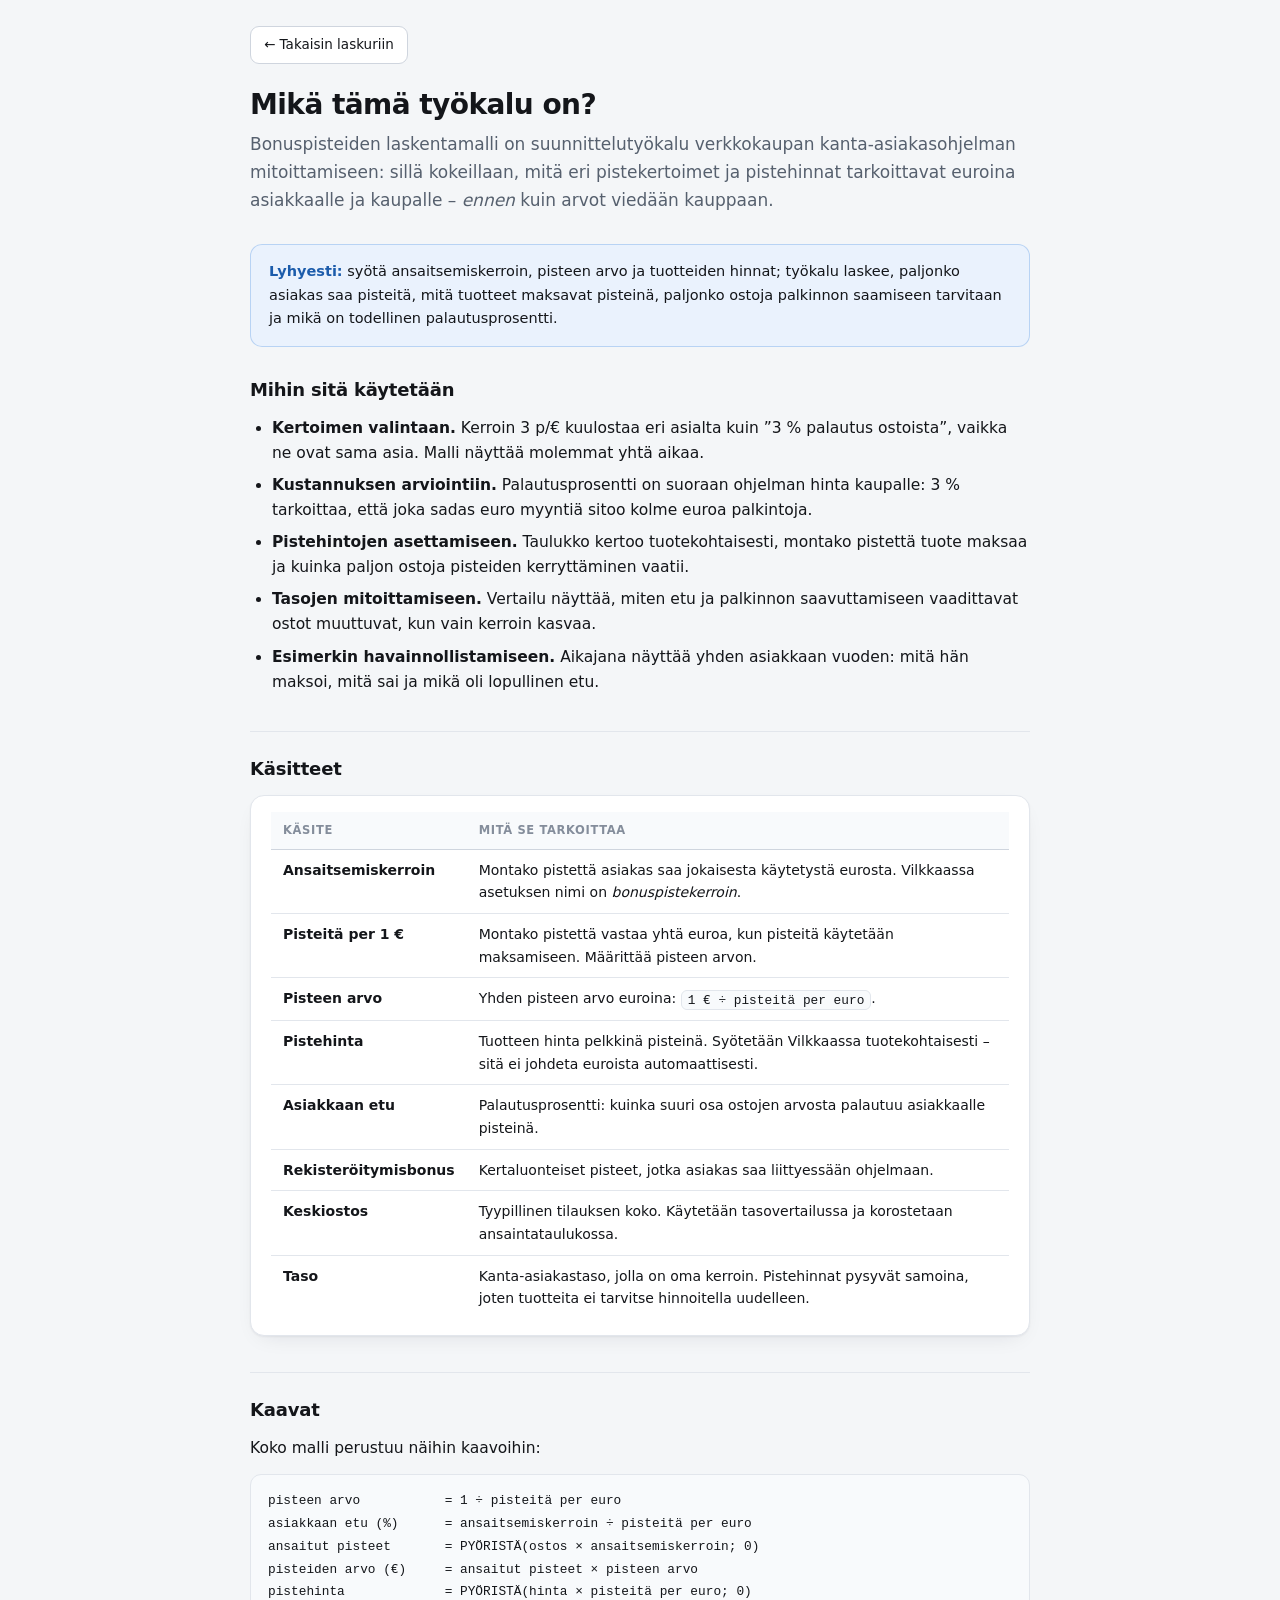
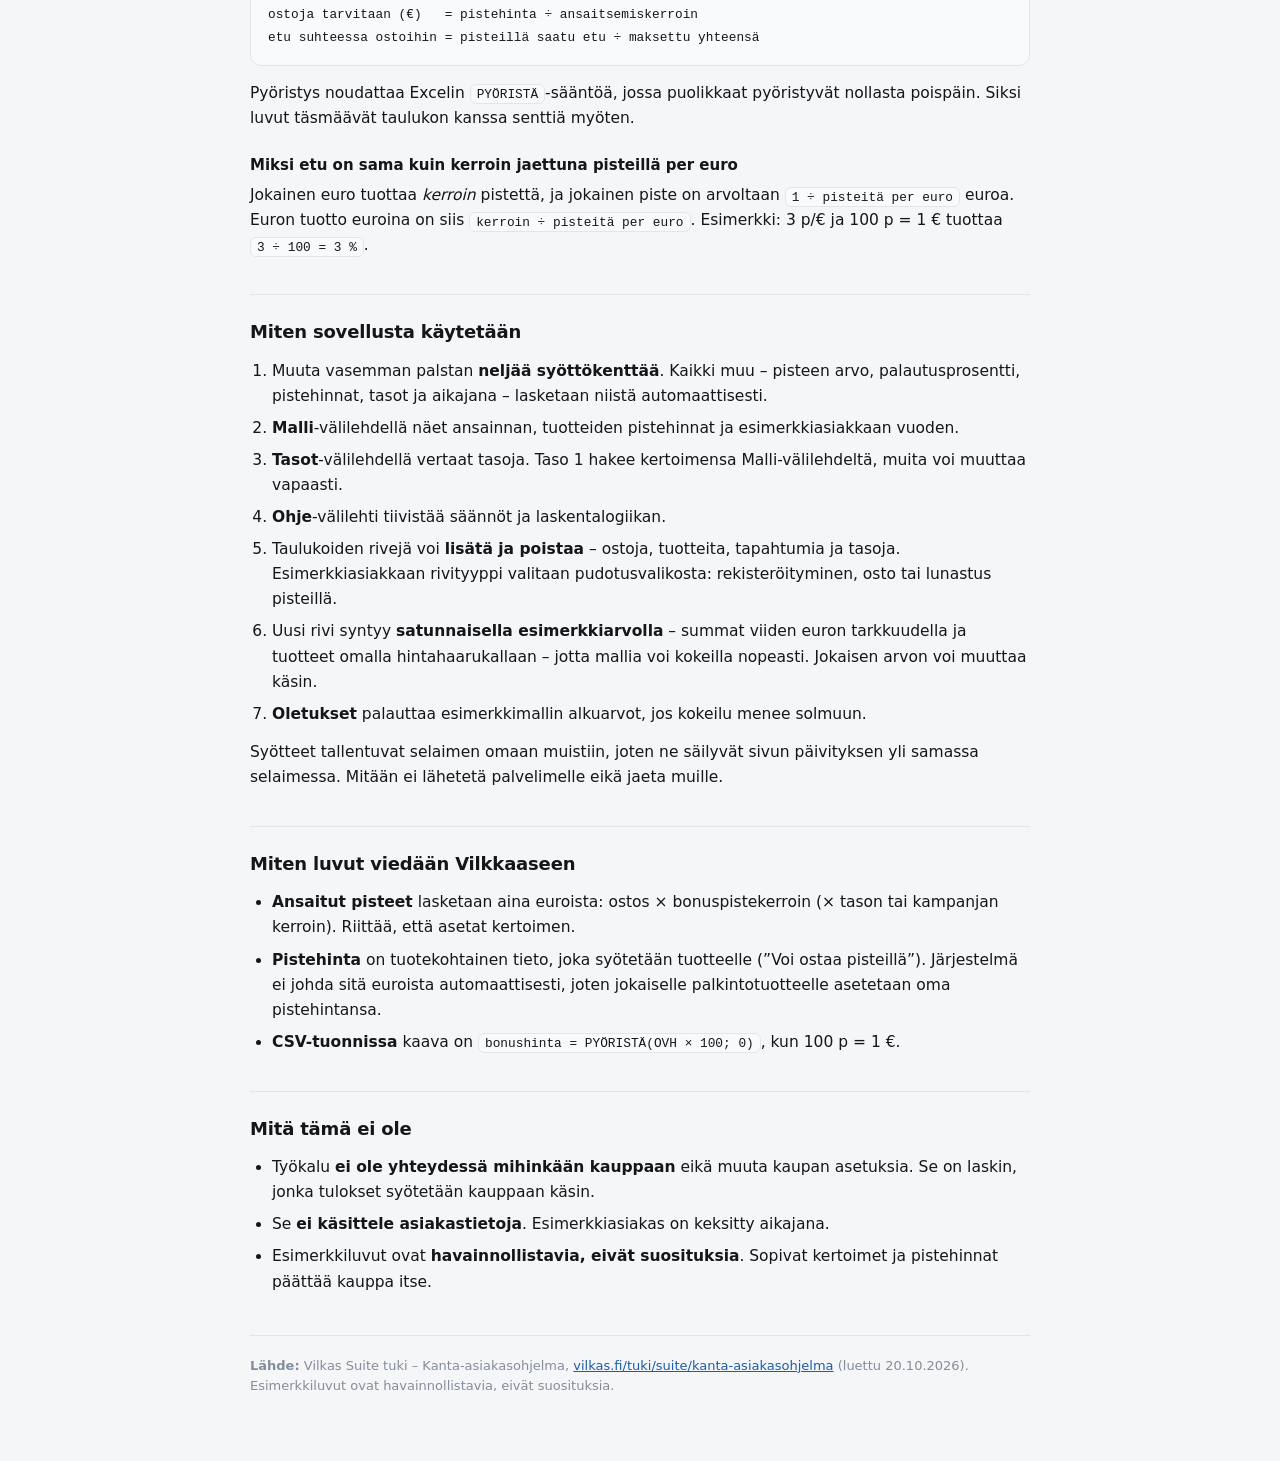
<file: help.html>
<!DOCTYPE html>
<html lang="fi" data-theme="">
<head>
<meta charset="utf-8">
<meta name="viewport" content="width=device-width, initial-scale=1">
<title>Mikä tämä työkalu on? – Bonuspisteiden laskentamalli</title>
<meta name="description" content="Tarkempi kuvaus bonuspisteiden laskentamallista: mihin sitä käytetään, mitä käsitteet tarkoittavat, mitkä kaavat ovat käytössä ja miten luvut viedään Vilkkaaseen.">
<link rel="icon" href="data:image/svg+xml,<svg xmlns='http://www.w3.org/2000/svg' viewBox='0 0 64 64'><defs><linearGradient id='g' x1='0' y1='0' x2='1' y2='1'><stop offset='0' stop-color='%232a78d6'/><stop offset='1' stop-color='%231b4f96'/></linearGradient></defs><rect width='64' height='64' rx='16' fill='url(%23g)'/><text x='32' y='33' text-anchor='middle' dominant-baseline='central' font-family='system-ui,-apple-system,Arial,sans-serif' font-weight='700' font-size='30' fill='%23fff'>BP</text></svg>">
<style>
:root{
  color-scheme: light;
  --page:#f4f6f8;      --surface:#ffffff;   --surface-2:#f8fafc;
  --border:#e2e6ec;    --border-strong:#cfd5de;
  --ink:#14161a;       --ink-2:#56606e;     --ink-3:#848d9b;
  --accent:#2a78d6;    --accent-ink:#1c5cab; --accent-wash:#eaf2fd;
  --shadow:0 1px 2px rgba(16,24,40,.05), 0 8px 24px -12px rgba(16,24,40,.14);
}
@media (prefers-color-scheme: dark){
  :root:not([data-theme="light"]){
    color-scheme: dark;
    --page:#101316;    --surface:#191d22;   --surface-2:#1f242a;
    --border:#2b313a;  --border-strong:#3a424d;
    --ink:#eef1f5;     --ink-2:#a7b1c0;     --ink-3:#78828f;
    --accent:#3987e5;  --accent-ink:#86b6ef; --accent-wash:#152435;
    --shadow:0 1px 2px rgba(0,0,0,.4), 0 10px 28px -14px rgba(0,0,0,.7);
  }
}
:root[data-theme="dark"]{
  color-scheme: dark;
  --page:#101316;    --surface:#191d22;   --surface-2:#1f242a;
  --border:#2b313a;  --border-strong:#3a424d;
  --ink:#eef1f5;     --ink-2:#a7b1c0;     --ink-3:#78828f;
  --accent:#3987e5;  --accent-ink:#86b6ef; --accent-wash:#152435;
  --shadow:0 1px 2px rgba(0,0,0,.4), 0 10px 28px -14px rgba(0,0,0,.7);
}
*,*::before,*::after{box-sizing:border-box}
html{-webkit-text-size-adjust:100%}
body{
  margin:0; background:var(--page); color:var(--ink);
  font-family:system-ui,-apple-system,"Segoe UI",Roboto,"Inter","Helvetica Neue",Arial,sans-serif;
  font-size:15.5px; line-height:1.62; -webkit-font-smoothing:antialiased;
}
a{color:var(--accent-ink)}
.wrap{max-width:820px; margin:0 auto; padding:26px 20px 64px}
.back{
  display:inline-flex; align-items:center; gap:7px; text-decoration:none;
  background:var(--surface); border:1px solid var(--border-strong); border-radius:9px;
  padding:7px 13px; font-size:13.5px; font-weight:500; color:var(--ink); margin-bottom:24px;
}
.back:hover{border-color:var(--accent); background:var(--surface-2)}
h1{font-size:28px; line-height:1.2; letter-spacing:-.02em; margin:0 0 10px}
.lead{font-size:17px; color:var(--ink-2); margin:0 0 30px}
h2{
  font-size:18px; letter-spacing:-.01em; margin:36px 0 12px;
  padding-top:22px; border-top:1px solid var(--border);
}
h2:first-of-type{border-top:0; padding-top:0; margin-top:28px}
h3{font-size:15px; margin:22px 0 6px}
p{margin:0 0 13px}
ul,ol{margin:0 0 13px; padding-left:22px}
li{margin-bottom:7px}
li > strong{color:var(--ink)}
.card{
  background:var(--surface); border:1px solid var(--border);
  border-radius:14px; box-shadow:var(--shadow); padding:20px 22px; margin:0 0 18px;
}
.card.tight{padding:16px 20px}
.callout{
  background:var(--accent-wash); border:1px solid color-mix(in srgb,var(--accent) 26%, transparent);
  border-radius:12px; padding:15px 18px; margin:0 0 18px; font-size:14.5px;
}
.callout strong{color:var(--accent-ink)}
.table-scroll{overflow-x:auto}
table{width:100%; border-collapse:collapse; font-size:14px; min-width:460px}
th,td{padding:9px 12px; text-align:left; border-bottom:1px solid var(--border); vertical-align:top}
thead th{
  font-size:11.5px; font-weight:650; letter-spacing:.055em; text-transform:uppercase;
  color:var(--ink-3); border-bottom:1px solid var(--border-strong); background:var(--surface-2);
}
tbody tr:last-child td{border-bottom:0}
td:first-child{font-weight:600; white-space:nowrap}
code{
  font-family:ui-monospace,SFMono-Regular,Menlo,Consolas,"Liberation Mono",monospace;
  font-size:12.8px; background:var(--surface-2); border:1px solid var(--border);
  padding:1.5px 6px; border-radius:6px; white-space:nowrap;
}
pre{
  background:var(--surface-2); border:1px solid var(--border); border-radius:11px;
  padding:15px 17px; overflow-x:auto; margin:0 0 15px;
  font-family:ui-monospace,SFMono-Regular,Menlo,Consolas,"Liberation Mono",monospace;
  font-size:13px; line-height:1.75;
}
pre code{background:none; border:0; padding:0; white-space:pre}
footer{
  margin-top:40px; padding-top:20px; border-top:1px solid var(--border);
  font-size:13px; color:var(--ink-3); line-height:1.6;
}
</style>
</head>
<body>
<div class="wrap">

<a class="back" href="./index.html">&larr; Takaisin laskuriin</a>

<h1>Mikä tämä työkalu on?</h1>
<p class="lead">
  Bonuspisteiden laskentamalli on suunnittelutyökalu verkkokaupan kanta-asiakasohjelman
  mitoittamiseen: sillä kokeillaan, mitä eri pistekertoimet ja pistehinnat tarkoittavat
  euroina asiakkaalle ja kaupalle &ndash; <em>ennen</em> kuin arvot viedään kauppaan.
</p>

<div class="callout">
  <strong>Lyhyesti:</strong> syötä ansaitsemiskerroin, pisteen arvo ja tuotteiden hinnat;
  työkalu laskee, paljonko asiakas saa pisteitä, mitä tuotteet maksavat pisteinä, paljonko
  ostoja palkinnon saamiseen tarvitaan ja mikä on todellinen palautusprosentti.
</div>

<h2>Mihin sitä käytetään</h2>
<ul>
  <li><strong>Kertoimen valintaan.</strong> Kerroin 3&nbsp;p/&euro; kuulostaa eri asialta kuin
      &rdquo;3&nbsp;% palautus ostoista&rdquo;, vaikka ne ovat sama asia. Malli näyttää molemmat yhtä aikaa.</li>
  <li><strong>Kustannuksen arviointiin.</strong> Palautusprosentti on suoraan ohjelman hinta
      kaupalle: 3&nbsp;% tarkoittaa, että joka sadas euro myyntiä sitoo kolme euroa palkintoja.</li>
  <li><strong>Pistehintojen asettamiseen.</strong> Taulukko kertoo tuotekohtaisesti, montako
      pistettä tuote maksaa ja kuinka paljon ostoja pisteiden kerryttäminen vaatii.</li>
  <li><strong>Tasojen mitoittamiseen.</strong> Vertailu näyttää, miten etu ja palkinnon
      saavuttamiseen vaadittavat ostot muuttuvat, kun vain kerroin kasvaa.</li>
  <li><strong>Esimerkin havainnollistamiseen.</strong> Aikajana näyttää yhden asiakkaan vuoden:
      mitä hän maksoi, mitä sai ja mikä oli lopullinen etu.</li>
</ul>

<h2>Käsitteet</h2>
<div class="card tight table-scroll">
<table>
  <thead><tr><th>Käsite</th><th>Mitä se tarkoittaa</th></tr></thead>
  <tbody>
    <tr><td>Ansaitsemiskerroin</td><td>Montako pistettä asiakas saa jokaisesta käytetystä eurosta. Vilkkaassa asetuksen nimi on <em>bonuspistekerroin</em>.</td></tr>
    <tr><td>Pisteitä per 1 &euro;</td><td>Montako pistettä vastaa yhtä euroa, kun pisteitä käytetään maksamiseen. Määrittää pisteen arvon.</td></tr>
    <tr><td>Pisteen arvo</td><td>Yhden pisteen arvo euroina: <code>1 € ÷ pisteitä per euro</code>.</td></tr>
    <tr><td>Pistehinta</td><td>Tuotteen hinta pelkkinä pisteinä. Syötetään Vilkkaassa tuotekohtaisesti &ndash; sitä ei johdeta euroista automaattisesti.</td></tr>
    <tr><td>Asiakkaan etu</td><td>Palautusprosentti: kuinka suuri osa ostojen arvosta palautuu asiakkaalle pisteinä.</td></tr>
    <tr><td>Rekisteröitymisbonus</td><td>Kertaluonteiset pisteet, jotka asiakas saa liittyessään ohjelmaan.</td></tr>
    <tr><td>Keskiostos</td><td>Tyypillinen tilauksen koko. Käytetään tasovertailussa ja korostetaan ansaintataulukossa.</td></tr>
    <tr><td>Taso</td><td>Kanta-asiakastaso, jolla on oma kerroin. Pistehinnat pysyvät samoina, joten tuotteita ei tarvitse hinnoitella uudelleen.</td></tr>
  </tbody>
</table>
</div>

<h2>Kaavat</h2>
<p>Koko malli perustuu näihin kaavoihin:</p>
<pre><code>pisteen arvo           = 1 ÷ pisteitä per euro
asiakkaan etu (%)      = ansaitsemiskerroin ÷ pisteitä per euro
ansaitut pisteet       = PYÖRISTÄ(ostos × ansaitsemiskerroin; 0)
pisteiden arvo (€)     = ansaitut pisteet × pisteen arvo
pistehinta             = PYÖRISTÄ(hinta × pisteitä per euro; 0)
ostoja tarvitaan (€)   = pistehinta ÷ ansaitsemiskerroin
etu suhteessa ostoihin = pisteillä saatu etu ÷ maksettu yhteensä</code></pre>
<p>
  Pyöristys noudattaa Excelin <code>PYÖRISTÄ</code>-sääntöä, jossa puolikkaat pyöristyvät
  nollasta poispäin. Siksi luvut täsmäävät taulukon kanssa senttiä myöten.
</p>

<h3>Miksi etu on sama kuin kerroin jaettuna pisteillä per euro</h3>
<p>
  Jokainen euro tuottaa <em>kerroin</em> pistettä, ja jokainen piste on arvoltaan
  <code>1 ÷ pisteitä per euro</code> euroa. Euron tuotto euroina on siis
  <code>kerroin ÷ pisteitä per euro</code>. Esimerkki: 3&nbsp;p/&euro; ja 100&nbsp;p&nbsp;=&nbsp;1&nbsp;&euro;
  tuottaa <code>3 ÷ 100 = 3&nbsp;%</code>.
</p>

<h2>Miten sovellusta käytetään</h2>
<ol>
  <li>Muuta vasemman palstan <strong>neljää syöttökenttää</strong>. Kaikki muu
      &ndash; pisteen arvo, palautusprosentti, pistehinnat, tasot ja aikajana &ndash;
      lasketaan niistä automaattisesti.</li>
  <li><strong>Malli</strong>-välilehdellä näet ansainnan, tuotteiden pistehinnat ja
      esimerkkiasiakkaan vuoden.</li>
  <li><strong>Tasot</strong>-välilehdellä vertaat tasoja. Taso&nbsp;1 hakee kertoimensa
      Malli-välilehdeltä, muita voi muuttaa vapaasti.</li>
  <li><strong>Ohje</strong>-välilehti tiivistää säännöt ja laskentalogiikan.</li>
  <li>Taulukoiden rivejä voi <strong>lisätä ja poistaa</strong> &ndash; ostoja, tuotteita,
      tapahtumia ja tasoja. Esimerkkiasiakkaan rivityyppi valitaan pudotusvalikosta:
      rekisteröityminen, osto tai lunastus pisteillä.</li>
  <li>Uusi rivi syntyy <strong>satunnaisella esimerkkiarvolla</strong> &ndash; summat
      viiden euron tarkkuudella ja tuotteet omalla hintahaarukallaan &ndash; jotta
      mallia voi kokeilla nopeasti. Jokaisen arvon voi muuttaa käsin.</li>
  <li><strong>Oletukset</strong> palauttaa esimerkkimallin alkuarvot, jos kokeilu menee solmuun.</li>
</ol>
<p>
  Syötteet tallentuvat selaimen omaan muistiin, joten ne säilyvät sivun päivityksen yli
  samassa selaimessa. Mitään ei lähetetä palvelimelle eikä jaeta muille.
</p>

<h2>Miten luvut viedään Vilkkaaseen</h2>
<ul>
  <li><strong>Ansaitut pisteet</strong> lasketaan aina euroista: ostos &times; bonuspistekerroin
      (&times; tason tai kampanjan kerroin). Riittää, että asetat kertoimen.</li>
  <li><strong>Pistehinta</strong> on tuotekohtainen tieto, joka syötetään tuotteelle
      (&rdquo;Voi ostaa pisteillä&rdquo;). Järjestelmä ei johda sitä euroista automaattisesti,
      joten jokaiselle palkintotuotteelle asetetaan oma pistehintansa.</li>
  <li><strong>CSV-tuonnissa</strong> kaava on <code>bonushinta = PYÖRISTÄ(OVH × 100; 0)</code>,
      kun 100&nbsp;p&nbsp;=&nbsp;1&nbsp;&euro;.</li>
</ul>

<h2>Mitä tämä ei ole</h2>
<ul>
  <li>Työkalu <strong>ei ole yhteydessä mihinkään kauppaan</strong> eikä muuta kaupan asetuksia.
      Se on laskin, jonka tulokset syötetään kauppaan käsin.</li>
  <li>Se <strong>ei käsittele asiakastietoja</strong>. Esimerkkiasiakas on keksitty aikajana.</li>
  <li>Esimerkkiluvut ovat <strong>havainnollistavia, eivät suosituksia</strong>. Sopivat
      kertoimet ja pistehinnat päättää kauppa itse.</li>
</ul>

<footer>
  <strong>Lähde:</strong> Vilkas Suite tuki &ndash; Kanta-asiakasohjelma,
  <a href="https://www.vilkas.fi/tuki/suite/kanta-asiakasohjelma" target="_blank" rel="noopener">vilkas.fi/tuki/suite/kanta-asiakasohjelma</a>
  (luettu 20.10.2026).<br>
  Esimerkkiluvut ovat havainnollistavia, eivät suosituksia.
</footer>

</div>
</body>
</html>
</file>
